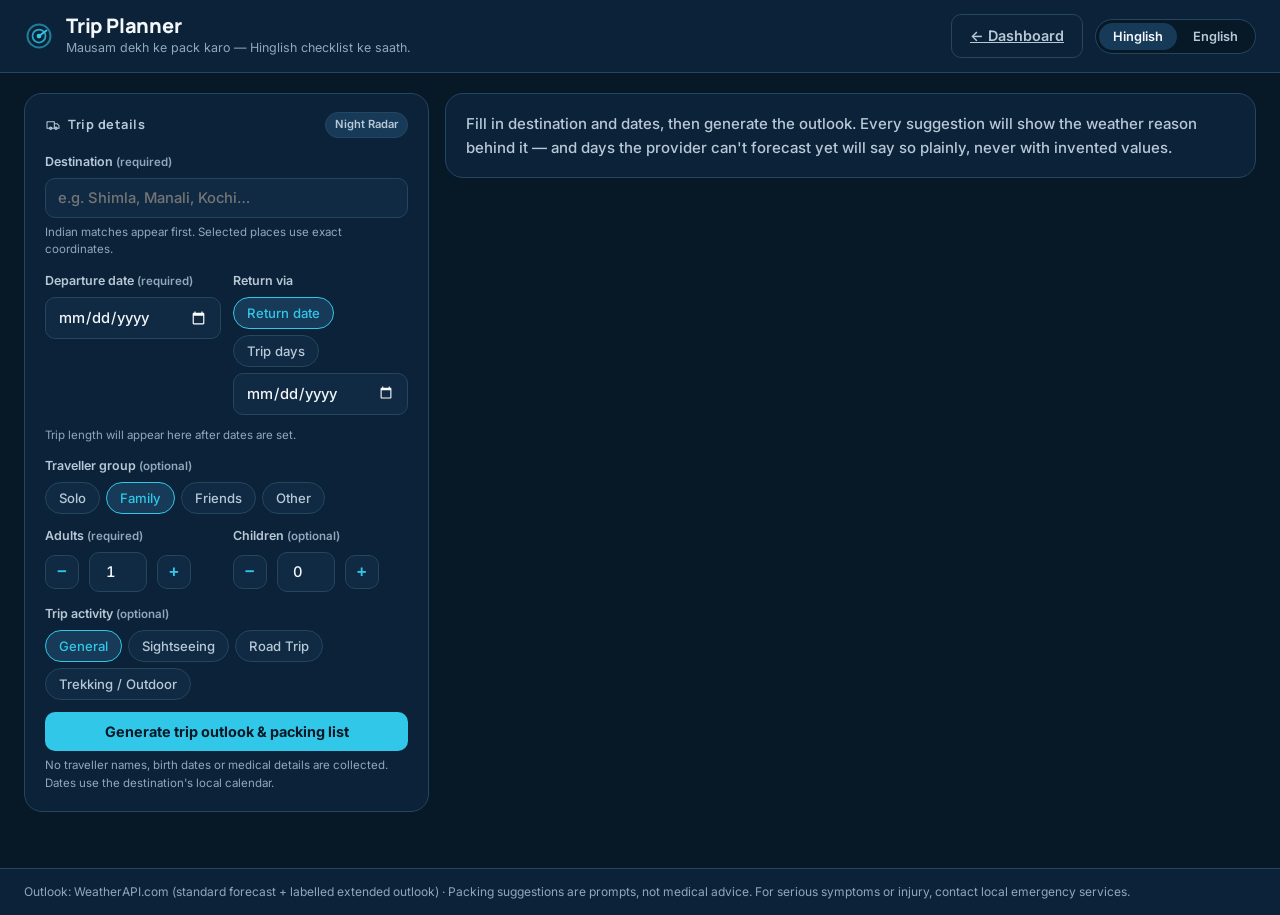
<file: trip.html>
<!DOCTYPE html>
<html lang="en">
<head>
  <meta charset="UTF-8" />
  <meta name="viewport" content="width=device-width, initial-scale=1.0" />
  <meta name="description" content="Mosam Mastana Trip Planner — day-by-day destination weather outlook, weather-based packing suggestions and a First-Aid & Travel Safety checklist." />
  <title>Mosam Mastana — Trip Planner & Packing Assistant</title>
  <link rel="preconnect" href="https://fonts.googleapis.com" />
  <link rel="preconnect" href="https://fonts.gstatic.com" crossorigin />
  <link
    href="https://fonts.googleapis.com/css2?family=Manrope:wght@500;600;700;800&family=Inter:wght@400;500;600&family=Noto+Sans+Devanagari:wght@400;600&display=swap"
    rel="stylesheet"
  />
  <link rel="stylesheet" href="styles.css" />
</head>
<body data-mode="clear">
  <header class="topbar">
    <div class="brand">
      <svg class="brand-mark" viewBox="0 0 24 24" width="30" height="30" aria-hidden="true">
        <circle cx="12" cy="12" r="9.2" fill="none" stroke="var(--cyan)" stroke-width="1.6" opacity="0.55"/>
        <circle cx="12" cy="12" r="5.2" fill="none" stroke="var(--cyan)" stroke-width="1.4" opacity="0.8"/>
        <circle cx="12" cy="12" r="1.9" fill="var(--cyan)"/>
        <path d="M12 12 18 7.6" stroke="var(--cyan)" stroke-width="1.4" stroke-linecap="round"/>
      </svg>
      <div>
        <h1 class="wordmark">Trip Planner</h1>
        <p class="tagline">Mausam dekh ke pack karo — Hinglish checklist ke saath.</p>
      </div>
    </div>
    <div class="topbar-actions">
      <a href="index.html" class="btn btn-ghost" id="back-dashboard">← Dashboard</a>
      <div class="lang-toggle" role="group" aria-label="Item name language">
        <button id="lang-hi" class="lang-btn active" type="button">Hinglish</button>
        <button id="lang-en" class="lang-btn" type="button">English</button>
      </div>
    </div>
  </header>

  <main class="trip-wrap">
    <div class="trip-layout">
      <!-- ================= Form panel ================= -->
      <section class="card" aria-label="Trip details">
        <div class="card-head">
          <span class="card-title">
            <svg viewBox="0 0 24 24" width="16" height="16" aria-hidden="true"><path d="M3 7h11v10H3zM14 10h4l3 3v4h-7m-7-3.5h.01" fill="none" stroke="currentColor" stroke-width="1.6" stroke-linejoin="round"/><circle cx="8.5" cy="17" r="1.8" fill="none" stroke="currentColor" stroke-width="1.6"/><circle cx="16.5" cy="17" r="1.8" fill="none" stroke="currentColor" stroke-width="1.6"/></svg>
            Trip details
          </span>
          <span class="badge">Night Radar</span>
        </div>

        <form id="trip-form" autocomplete="off">
          <div class="form-grid">
            <!-- Destination (reuses India-first search, FR-01) -->
            <div class="form-row full">
              <label class="form-label" for="trip-destination">Destination <span class="form-hint">(required)</span></label>
              <div class="search-wrap">
                <input id="trip-destination" class="field" type="text" placeholder="e.g. Shimla, Manali, Kochi…" maxlength="80" />
                <div id="trip-suggestions" class="suggestions hidden" role="listbox" aria-label="Destination suggestions"></div>
              </div>
              <p class="form-hint">Indian matches appear first. Selected places use exact coordinates.</p>
            </div>

            <!-- Departure date -->
            <div class="form-row">
              <label class="form-label" for="trip-start">Departure date <span class="form-hint">(required)</span></label>
              <input id="trip-start" class="field" type="date" />
            </div>

            <!-- Return date OR duration -->
            <div class="form-row">
              <span class="form-label" id="return-mode-label">Return via</span>
              <div class="seg-group" role="group" aria-labelledby="return-mode-label">
                <button type="button" id="mode-return" class="seg-option active">Return date</button>
                <button type="button" id="mode-days" class="seg-option">Trip days</button>
              </div>
              <input id="trip-return" class="field" type="date" />
              <input id="trip-days-count" class="field hidden" type="number" min="1" max="30" inputmode="numeric" placeholder="Days (1–30)" />
            </div>

            <!-- Calculated duration -->
            <div class="form-row full">
              <p class="form-hint" id="duration-line">Trip length will appear here after dates are set.</p>
            </div>

            <!-- Traveller type -->
            <div class="form-row full">
              <span class="form-label" id="group-label">Traveller group <span class="form-hint">(optional)</span></span>
              <div class="seg-group" role="group" aria-labelledby="group-label" id="group-type">
                <button type="button" class="seg-option" data-value="Solo">Solo</button>
                <button type="button" class="seg-option active" data-value="Family">Family</button>
                <button type="button" class="seg-option" data-value="Friends">Friends</button>
                <button type="button" class="seg-option" data-value="Other">Other</button>
              </div>
            </div>

            <!-- Adults / children steppers -->
            <div class="form-row">
              <label class="form-label" for="adults">Adults <span class="form-hint">(required)</span></label>
              <div class="stepper">
                <button type="button" id="adults-minus" aria-label="Decrease adults">−</button>
                <input id="adults" class="field num" type="number" min="0" max="20" value="1" inputmode="numeric" />
                <button type="button" id="adults-plus" aria-label="Increase adults">+</button>
              </div>
            </div>
            <div class="form-row">
              <label class="form-label" for="children">Children <span class="form-hint">(optional)</span></label>
              <div class="stepper">
                <button type="button" id="children-minus" aria-label="Decrease children">−</button>
                <input id="children" class="field num" type="number" min="0" max="20" value="0" inputmode="numeric" />
                <button type="button" id="children-plus" aria-label="Increase children">+</button>
              </div>
            </div>

            <!-- Child age bands (hidden when children = 0; no names/DOBs) -->
            <div class="form-row full hidden" id="age-bands-row">
              <span class="form-label" id="age-bands-label">Children's age bands <span class="form-hint">(optional — for general clothing suggestions only)</span></span>
              <div class="age-bands seg-group" role="group" aria-labelledby="age-bands-label" id="age-bands">
                <button type="button" class="seg-option" data-value="0-2">0–2</button>
                <button type="button" class="seg-option" data-value="3-5">3–5</button>
                <button type="button" class="seg-option" data-value="6-12">6–12</button>
                <button type="button" class="seg-option" data-value="13-17">13–17</button>
              </div>
            </div>

            <!-- Activity -->
            <div class="form-row full">
              <span class="form-label" id="activity-label">Trip activity <span class="form-hint">(optional)</span></span>
              <div class="seg-group" role="group" aria-labelledby="activity-label" id="activity">
                <button type="button" class="seg-option active" data-value="">General</button>
                <button type="button" class="seg-option" data-value="sightseeing">Sightseeing</button>
                <button type="button" class="seg-option" data-value="road">Road Trip</button>
                <button type="button" class="seg-option" data-value="trekking">Trekking / Outdoor</button>
              </div>
            </div>

            <div class="form-row full">
              <button type="submit" id="trip-generate" class="btn btn-primary">Generate trip outlook &amp; packing list</button>
              <p class="form-hint">No traveller names, birth dates or medical details are collected. Dates use the destination's local calendar.</p>
            </div>
          </div>
        </form>
      </section>

      <!-- ================= Results panel ================= -->
      <div class="side-col">
        <section id="trip-status" class="card status-card hidden" aria-live="polite">
          <p id="trip-status-message"></p>
        </section>

        <section id="trip-results" class="hidden">
          <!-- Overall summary (from returned forecast values only) -->
          <p id="trip-summary" class="trip-summary"></p>

          <!-- Coverage / source / updated -->
          <div class="trip-meta" id="trip-meta"></div>

          <!-- Day-by-day outlook -->
          <section class="card" aria-label="Day-by-day outlook">
            <div class="card-head">
              <span class="card-title">
                <svg viewBox="0 0 24 24" width="16" height="16" aria-hidden="true"><rect x="3.5" y="5" width="17" height="15" rx="2.5" fill="none" stroke="currentColor" stroke-width="1.6"/><path d="M3.5 9.5h17M8 3v4m8-4v4" stroke="currentColor" stroke-width="1.6" stroke-linecap="round"/></svg>
                Day-by-day outlook
              </span>
              <button type="button" id="trip-refresh" class="btn btn-ghost btn-sm">Check forecast again</button>
            </div>
            <div id="trip-days" class="trip-days"></div>
          </section>

          <!-- Packing checklist -->
          <section aria-label="Packing checklist">
            <div class="card-head" style="margin:16px 0 10px">
              <span class="card-title" style="font-size:0.95rem">Packing checklist</span>
              <span class="badge">Editable</span>
            </div>
            <div class="packing-cats">
              <div class="pack-cat" id="cat-clothing">
                <span class="pack-cat-title">
                  <svg viewBox="0 0 24 24" width="15" height="15" aria-hidden="true"><path d="M8 4 4.5 6.5 6 10l2-1v10h8V9l2 1 1.5-3.5L16 4a4 4 0 0 1-8 0Z" fill="none" stroke="currentColor" stroke-width="1.6" stroke-linejoin="round"/></svg>
                  Clothing
                </span>
                <div class="pack-items" id="items-clothing"></div>
                <div class="add-item">
                  <input class="field" type="text" placeholder="Add your own clothing item…" maxlength="60" data-cat="clothing" aria-label="Add clothing item" />
                  <button type="button" class="btn btn-ghost btn-sm add-personal">Add</button>
                </div>
              </div>

              <div class="pack-cat" id="cat-equipment">
                <span class="pack-cat-title">
                  <svg viewBox="0 0 24 24" width="15" height="15" aria-hidden="true"><path d="M14.5 3.5 20.5 9.5 9 21H3v-6L14.5 3.5Zm-3 3 6 6" fill="none" stroke="currentColor" stroke-width="1.6" stroke-linejoin="round"/></svg>
                  Tools &amp; Equipment
                </span>
                <div class="pack-items" id="items-equipment"></div>
                <div class="add-item">
                  <input class="field" type="text" placeholder="Add your own equipment…" maxlength="60" data-cat="equipment" aria-label="Add equipment item" />
                  <button type="button" class="btn btn-ghost btn-sm add-personal">Add</button>
                </div>
              </div>

              <!-- Separate First-Aid & Travel Safety category (v1.7) -->
              <div class="pack-cat firstaid" id="cat-firstaid">
                <span class="pack-cat-title">
                  <svg viewBox="0 0 24 24" width="15" height="15" aria-hidden="true"><rect x="3" y="7" width="18" height="13" rx="2.5" fill="none" stroke="currentColor" stroke-width="1.6"/><path d="M9 7V5.5A1.5 1.5 0 0 1 10.5 4h3A1.5 1.5 0 0 1 15 5.5V7M12 11v5m-2.5-2.5h5" stroke="currentColor" stroke-width="1.6" stroke-linecap="round"/></svg>
                  First-Aid &amp; Travel Safety
                </span>
                <div class="pack-items" id="items-firstaid"></div>
                <div class="add-item">
                  <input class="field" type="text" placeholder="Add your own first-aid item…" maxlength="60" data-cat="firstaid" aria-label="Add first-aid item" />
                  <button type="button" class="btn btn-ghost btn-sm add-personal">Add</button>
                </div>
                <div id="firstaid-notes"></div>
              </div>

              <!-- Health & Outdoor Protection subsection -->
              <div class="pack-cat protection" id="cat-protection">
                <span class="pack-cat-title">
                  <svg viewBox="0 0 24 24" width="15" height="15" aria-hidden="true"><circle cx="12" cy="12" r="4.2" fill="none" stroke="currentColor" stroke-width="1.6"/><path d="M12 2.5v3m0 13v3m9.5-9.5h-3m-13 0h-3m16.3-6.8-2.1 2.1M6.3 17.7l-2.1 2.1m15.6 0-2.1-2.1M6.3 6.3 4.2 4.2" stroke="currentColor" stroke-width="1.6" stroke-linecap="round"/></svg>
                  Health &amp; Outdoor Protection
                </span>
                <div class="pack-items" id="items-protection"></div>
                <div class="add-item">
                  <input class="field" type="text" placeholder="Add your own protection item…" maxlength="60" data-cat="protection" aria-label="Add protection item" />
                  <button type="button" class="btn btn-ghost btn-sm add-personal">Add</button>
                </div>
              </div>
            </div>

            <div id="safety-notes" style="margin-top:12px"></div>
          </section>
        </section>

        <!-- Empty state -->
        <section id="trip-empty" class="card">
          <p style="color:var(--mist);font-weight:500">Fill in destination and dates, then generate the outlook. Every suggestion will show the weather reason behind it — and days the provider can't forecast yet will say so plainly, never with invented values.</p>
        </section>
      </div>
    </div>
  </main>

  <footer class="footer">
    <p>Outlook: WeatherAPI.com (standard forecast + labelled extended outlook) · Packing suggestions are prompts, not medical advice. For serious symptoms or injury, contact local emergency services.</p>
  </footer>

  <noscript>
    <div class="card status-card shown" style="margin:1rem">
      <p>The Trip Planner needs JavaScript enabled to fetch live forecast data.</p>
    </div>
  </noscript>

  <script type="module" src="app-trip.js"></script>
</body>
</html>
</file>
<file: styles.css>
/* ============================================================
   MOSAM MASTANA — Night Radar design system (v1.7)
   Dark-first · radar-led · data-focused · weather-responsive
   "Midnight clarity. Live weather signals. Indian personality."
   ============================================================ */

:root {
  /* Core palette (7.3) */
  --bg: #071827;            /* Midnight Navy — page canvas */
  --surface: #0C2238;       /* Deep Ocean — cards */
  --raised: #102A43;        /* Harbour Blue — raised/selected */
  --slate2: #173A58;        /* Radar Slate — nested modules, map frame */
  --line: #24465F;          /* Ocean Line — borders */
  --text: #F3F7FB;          /* Cloud White — primary text */
  --mist: #B7C8D7;          /* Mist Text — secondary */
  --haze: #8FA8BB;          /* Haze Blue — tertiary metadata only */
  --cyan: #31C7E8;          /* Signal Cyan — primary accent */
  --blue: #3798F5;          /* Current Blue — radar/rainfall */
  --amber: #FFC857;         /* Radar Amber — attention */
  --lilac: #B9A8FF;         /* Frost Lilac — winter accent */
  --coral: #FF766B;         /* Storm Coral — severe weather */
  --brick: #3D2026;         /* Deep Brick — warning surface */
  --brick-line: #8F3D38;    /* Brick Line — warning edge */

  /* Weather-mode accents (overridden by data-mode on <body>) */
  --mode-accent: var(--cyan);
  --mode-soft: var(--raised);

  /* AQI semantic colours — fixed, never themed (7.5) */
  --aqi-good: #43D18D;
  --aqi-satisfactory: #B4D94E;
  --aqi-moderate: #FFCC4D;
  --aqi-poor: #FF9B52;
  --aqi-very-poor: #FF766B;
  --aqi-severe: #FF5B62;

  /* Radii & elevation */
  --r-lg: 18px;
  --r-md: 14px;
  --r-sm: 10px;
  --shadow-soft: 0 2px 10px rgba(0, 0, 0, 0.35);
  --shadow-lift: 0 8px 28px rgba(0, 0, 0, 0.45);

  /* Type */
  --heading: 'Manrope', 'Segoe UI', system-ui, sans-serif;
  --body: 'Inter', 'Segoe UI', system-ui, sans-serif;
  --deva: 'Noto Sans Devanagari', 'Inter', sans-serif;
}

/* Weather-responsive accent modes (7.4) — only limited accents shift */
body[data-mode='rain']  { --mode-accent: var(--blue);  --mode-soft: var(--raised); }
body[data-mode='cold']  { --mode-accent: var(--lilac); --mode-soft: #182B49; }
body[data-mode='hot']   { --mode-accent: var(--amber); --mode-soft: #332B25; }
body[data-mode='storm'] { --mode-accent: var(--coral); --mode-soft: var(--brick); }

* { box-sizing: border-box; margin: 0; padding: 0; }

html { scroll-behavior: smooth; }

body {
  font-family: var(--body);
  background: var(--bg);
  color: var(--text);
  min-height: 100vh;
  display: flex;
  flex-direction: column;
  line-height: 1.55;
  font-size: 15px;
  -webkit-font-smoothing: antialiased;
}

.num { font-variant-numeric: tabular-nums; font-feature-settings: 'tnum'; }

button:focus-visible, input:focus-visible, [tabindex]:focus-visible {
  outline: 2px solid var(--cyan);
  outline-offset: 2px;
  border-radius: 4px;
}

::selection { background: rgba(49, 199, 232, 0.3); }

/* ---------- Scrollbars (dark) ---------- */
::-webkit-scrollbar { height: 8px; width: 8px; }
::-webkit-scrollbar-thumb { background: var(--slate2); border-radius: 4px; }
::-webkit-scrollbar-track { background: transparent; }

/* ---------- Top bar ---------- */
.topbar {
  display: flex;
  flex-wrap: wrap;
  align-items: center;
  justify-content: space-between;
  gap: 16px;
  padding: 14px 24px;
  background: var(--surface);
  border-bottom: 1px solid var(--line);
}

.brand { display: flex; align-items: center; gap: 12px; }
.brand-mark { flex: 0 0 auto; }
.wordmark {
  font-family: var(--heading);
  font-weight: 800;
  font-size: 1.25rem;
  letter-spacing: -0.01em;
  line-height: 1.2;
  color: var(--text);
}
.tagline { font-size: 0.78rem; color: var(--haze); }

.topbar-actions { display: flex; flex-wrap: wrap; align-items: center; gap: 12px; }

/* Language toggle — quiet segmented control */
.lang-toggle {
  display: flex;
  gap: 2px;
  padding: 3px;
  background: var(--bg);
  border: 1px solid var(--line);
  border-radius: 999px;
}
.lang-btn {
  padding: 6px 14px;
  font-family: var(--body);
  font-size: 0.8rem;
  font-weight: 600;
  color: var(--mist);
  background: transparent;
  border: none;
  border-radius: 999px;
  cursor: pointer;
  transition: background-color 180ms ease, color 180ms ease;
}
.lang-btn.active { background: var(--slate2); color: var(--text); }
.lang-btn:hover:not(.active) { color: var(--text); }

/* ---------- Search ---------- */
.search { display: flex; gap: 8px; flex: 1 1 320px; max-width: 440px; }
.search-wrap { position: relative; flex: 1; min-width: 0; }

.search-icon {
  position: absolute;
  left: 12px;
  top: 50%;
  transform: translateY(-50%);
  color: var(--haze);
  pointer-events: none;
}

#search-input {
  width: 100%;
  padding: 10px 14px 10px 38px;
  font-family: var(--body);
  font-size: 0.92rem;
  font-weight: 500;
  color: var(--text);
  background: var(--raised);
  border: 1px solid var(--line);
  border-radius: var(--r-md);
  transition: border-color 180ms ease, box-shadow 180ms ease;
}
#search-input::placeholder { color: var(--haze); }
#search-input:focus {
  outline: none;
  border-color: var(--cyan);
  box-shadow: 0 0 0 3px rgba(49, 199, 232, 0.18);
}

.suggestions {
  position: absolute;
  top: calc(100% + 6px);
  left: 0;
  right: 0;
  z-index: 60;
  max-height: 400px;
  overflow-y: auto;
  background: var(--raised);
  border: 1px solid var(--line);
  border-radius: var(--r-md);
  box-shadow: var(--shadow-lift);
}
.suggestions .group-label {
  padding: 8px 14px 4px;
  font-size: 0.68rem;
  font-weight: 600;
  letter-spacing: 0.08em;
  text-transform: uppercase;
  color: var(--cyan);
}
.suggestions .group-label.global { color: var(--haze); }
.suggestion {
  display: flex;
  flex-direction: column;
  gap: 1px;
  width: 100%;
  padding: 9px 14px;
  text-align: left;
  font-family: var(--body);
  background: transparent;
  border: none;
  cursor: pointer;
  transition: background-color 160ms ease;
}
.suggestion:hover, .suggestion:focus-visible { background: var(--slate2); }
.suggestion .s-name { font-weight: 600; font-size: 0.92rem; color: var(--text); }
.suggestion .s-context { font-size: 0.75rem; color: var(--haze); }
.suggestions .empty { padding: 14px; font-size: 0.88rem; color: var(--mist); }

/* ---------- Buttons ---------- */
.btn {
  padding: 10px 18px;
  font-family: var(--body);
  font-weight: 600;
  font-size: 0.9rem;
  border-radius: var(--r-sm);
  border: 1px solid transparent;
  cursor: pointer;
  transition: background-color 180ms ease, border-color 180ms ease, color 180ms ease, box-shadow 180ms ease;
}
.btn:disabled { opacity: 0.55; cursor: wait; }
.btn-primary { background: var(--cyan); color: #071827; font-weight: 700; }
.btn-primary:hover:not(:disabled) { background: #4fd3ef; }
.btn-accent { background: var(--slate2); color: var(--cyan); border-color: rgba(49, 199, 232, 0.4); font-weight: 600; }
.btn-accent:hover:not(:disabled) { border-color: var(--cyan); background: var(--raised); }
.btn-ghost { background: transparent; color: var(--mist); border-color: var(--line); }
.btn-ghost:hover { border-color: var(--cyan); color: var(--cyan); }
.btn-sm { padding: 6px 12px; font-size: 0.8rem; }

/* ---------- Popular strip (understated chips) ---------- */
.popular-strip {
  display: flex;
  align-items: center;
  gap: 12px;
  padding: 10px 24px;
  border-bottom: 1px solid var(--line);
  background: var(--bg);
  overflow: hidden;
}
.strip-inner {
  display: flex;
  align-items: center;
  gap: 6px;
  flex: 1;
  overflow-x: auto;
  padding: 2px 0;
  scrollbar-width: thin;
}
.chip-zone {
  flex: 0 0 auto;
  font-size: 0.62rem;
  font-weight: 600;
  letter-spacing: 0.1em;
  text-transform: uppercase;
  color: var(--haze);
  padding: 0 6px;
}
.chip {
  flex: 0 0 auto;
  padding: 7px 13px;
  font-family: var(--body);
  font-size: 0.82rem;
  font-weight: 500;
  color: var(--mist);
  background: var(--surface);
  border: 1px solid var(--line);
  border-radius: 999px;
  cursor: pointer;
  transition: background-color 160ms ease, border-color 160ms ease, color 160ms ease;
}
.chip:hover { border-color: var(--cyan); color: var(--cyan); }
.chip.active { background: var(--slate2); border-color: var(--cyan); color: var(--cyan); }

/* ---------- Layout ---------- */
.dashboard {
  width: min(1320px, 100%);
  margin: 0 auto;
  padding: 20px 24px 48px;
  display: flex;
  flex-direction: column;
  gap: 16px;
}

.grid-8-4 { display: grid; grid-template-columns: 8fr 4fr; gap: 16px; align-items: start; }
.grid-4-5-3 { display: grid; grid-template-columns: 4fr 5fr 3fr; gap: 16px; align-items: stretch; }
.side-col { display: flex; flex-direction: column; gap: 16px; }

/* ---------- Cards ---------- */
.card {
  background: var(--surface);
  border: 1px solid var(--line);
  border-radius: var(--r-lg);
  padding: 18px 20px;
}
.card-head {
  display: flex;
  align-items: center;
  justify-content: space-between;
  gap: 12px;
  margin-bottom: 14px;
}
.card-title {
  display: inline-flex;
  align-items: center;
  gap: 7px;
  font-family: var(--heading);
  font-size: 0.8rem;
  font-weight: 700;
  letter-spacing: 0.04em;
  color: var(--mist);
}
.card-title svg { flex: 0 0 auto; }
.warning-title { color: var(--coral); }
.storm-title { color: var(--cyan); }
.rain-title { color: var(--blue); }
.cold-title { color: var(--lilac); }
.map-title { color: var(--cyan); }

.badge {
  font-size: 0.7rem;
  font-weight: 600;
  padding: 3px 9px;
  border-radius: 999px;
  background: var(--slate2);
  border: 1px solid var(--line);
  color: var(--mist);
  white-space: nowrap;
}
.badge-official { background: var(--brick); border-color: var(--brick-line); color: var(--coral); font-weight: 700; }

/* ---------- Official warning (Deep Brick panel, priority) ---------- */
.warning-card { background: var(--brick); border: 1px solid var(--brick-line); }
.warning-item {
  background: rgba(0, 0, 0, 0.18);
  border: 1px solid var(--brick-line);
  border-left: 4px solid var(--coral);
  border-radius: var(--r-sm);
  padding: 14px 16px;
}
.warning-item + .warning-item { margin-top: 10px; }
.warning-event { font-family: var(--heading); font-weight: 700; font-size: 1.05rem; color: var(--text); }
.warning-meta { font-size: 0.82rem; color: var(--mist); margin-top: 4px; }
.warning-meta strong { color: var(--text); font-weight: 600; }
.warning-instruction { font-size: 0.88rem; font-weight: 500; color: var(--text); margin-top: 8px; }

/* ---------- Status card ---------- */
.status-card { background: var(--surface); border-color: var(--line); font-weight: 500; color: var(--text); }

/* ---------- Weather hero (4 cols) ---------- */
.hero {
  background: var(--surface);
  border: 1px solid var(--line);
  border-top: 3px solid var(--mode-accent);
  border-radius: var(--r-lg);
  padding: 20px 22px;
  display: flex;
  flex-direction: column;
  transition: border-color 220ms ease;
}
.hero-top {
  display: flex;
  align-items: flex-start;
  justify-content: space-between;
  gap: 12px;
}
.hero-location {
  font-family: var(--heading);
  font-size: 1.3rem;
  font-weight: 700;
  letter-spacing: -0.01em;
  color: var(--text);
}
.hero-time { font-size: 0.8rem; color: var(--haze); margin-top: 2px; }

.hero-chip {
  font-size: 0.72rem;
  font-weight: 600;
  padding: 4px 11px;
  border-radius: 999px;
  background: var(--mode-soft);
  color: var(--mode-accent);
  border: 1px solid var(--line);
  white-space: nowrap;
  transition: background-color 220ms ease, color 220ms ease;
}

.hero-main { display: flex; align-items: center; gap: 10px; margin: 12px 0 4px; }
.hero-icon { flex: 0 0 auto; }
.hero-temp {
  font-family: var(--heading);
  font-size: clamp(3.2rem, 7vw, 4.4rem);
  font-weight: 750;
  letter-spacing: -0.02em;
  line-height: 1;
  color: var(--text);
}
.hero-unit { font-family: var(--heading); font-size: 1.4rem; font-weight: 700; align-self: flex-start; margin-top: 10px; color: var(--mist); }
.hero-condition { font-size: 1.02rem; font-weight: 500; color: var(--mist); }
.hero-feels { font-size: 0.85rem; color: var(--haze); margin-top: 2px; }
.hero-feels .num { font-weight: 600; color: var(--text); }

.metrics {
  display: grid;
  grid-template-columns: repeat(auto-fit, minmax(92px, 1fr));
  gap: 8px;
  margin-top: 16px;
}
.metric {
  background: var(--raised);
  border: 1px solid var(--line);
  border-radius: var(--r-sm);
  padding: 8px 10px;
}
.metric dt { font-size: 0.64rem; font-weight: 600; letter-spacing: 0.06em; text-transform: uppercase; color: var(--haze); }
.metric dd { font-size: 0.9rem; font-weight: 600; color: var(--text); margin-top: 2px; }
.metrics-sm { grid-template-columns: repeat(auto-fit, minmax(88px, 1fr)); margin-top: 12px; }

.source-line { font-size: 0.76rem; color: var(--haze); margin-top: 10px; }

/* ---------- Radar / map module (5 cols) ---------- */
.map-card { display: flex; flex-direction: column; padding: 18px 20px; }
.map-frame {
  position: relative;
  z-index: 0; /* contain Leaflet's internal z-indexes inside the map frame */
  flex: 1;
  min-height: 260px;
  background: var(--slate2);
  border: 1px solid var(--line);
  border-radius: var(--r-md);
  overflow: hidden;
}
#map { position: absolute; inset: 0; }
.map-note {
  display: flex;
  align-items: center;
  gap: 6px;
  font-size: 0.72rem;
  color: var(--haze);
  margin-top: 10px;
}
.map-note .dot { width: 7px; height: 7px; border-radius: 50%; background: var(--amber); flex: 0 0 auto; }
.map-unavailable {
  position: absolute;
  inset: 0;
  display: grid;
  place-items: center;
  text-align: center;
  padding: 16px;
  font-size: 0.85rem;
  color: var(--mist);
  background: var(--slate2);
}
/* Dark-friendly attribution + zoom controls */
.leaflet-container { background: var(--slate2); font-family: var(--body); }
.leaflet-control-attribution {
  background: rgba(7, 24, 39, 0.8) !important;
  color: var(--haze) !important;
  font-size: 0.62rem !important;
}
.leaflet-control-attribution a { color: var(--mist) !important; }
.leaflet-bar a {
  background: var(--raised) !important;
  color: var(--mist) !important;
  border-color: var(--line) !important;
}
.leaflet-bar a:hover { background: var(--slate2) !important; color: var(--cyan) !important; }
.location-marker-label {
  background: var(--raised);
  color: var(--text);
  border: 1px solid var(--cyan);
  border-radius: 8px;
  padding: 2px 8px;
  font-size: 0.72rem;
  font-weight: 600;
  box-shadow: none;
}
.location-marker-label::before { display: none; }

/* ---------- AQI panel (3 cols) ---------- */
.aqi-panel { display: flex; flex-direction: column; }
.aqi-value {
  font-family: var(--heading);
  font-size: 3rem;
  font-weight: 800;
  line-height: 1;
  letter-spacing: -0.02em;
  color: var(--text);
}
.aqi-row { display: flex; flex-direction: column; gap: 10px; }
.aqi-chip {
  align-self: flex-start;
  font-size: 0.82rem;
  font-weight: 700;
  padding: 5px 12px;
  border-radius: 999px;
}
.aqi-cat-wrap { min-width: 0; }
.aqi-category { font-family: var(--heading); font-weight: 700; font-size: 0.98rem; display: none; }

.aqi-scale { position: relative; padding-top: 10px; }
.aqi-segs { display: flex; gap: 3px; height: 8px; }
.seg { flex: 1; border-radius: 4px; }
.seg[data-cat='Good'] { background: var(--aqi-good); }
.seg[data-cat='Satisfactory'] { background: var(--aqi-satisfactory); }
.seg[data-cat='Moderate'] { background: var(--aqi-moderate); }
.seg[data-cat='Poor'] { background: var(--aqi-poor); }
.seg[data-cat='Very Poor'] { background: var(--aqi-very-poor); }
.seg[data-cat='Severe'] { background: var(--aqi-severe); }
.seg.dim { opacity: 0.2; }

.aqi-pointer {
  position: absolute;
  top: 0;
  width: 0;
  height: 0;
  transform: translateX(-50%);
  border-left: 6px solid transparent;
  border-right: 6px solid transparent;
  border-top: 7px solid var(--text);
  transition: left 240ms ease;
}
.aqi-labels { display: flex; gap: 3px; margin-top: 4px; }
.aqi-labels span {
  flex: 1;
  font-size: 0.56rem;
  font-weight: 500;
  color: var(--haze);
  text-align: center;
  line-height: 1.2;
}
.aqi-labels span.current { color: var(--text); font-weight: 700; }

/* ---------- Pollution alert ---------- */
.alert-card { border-left: 4px solid var(--mode-accent); transition: border-color 220ms ease; }
.alert-message {
  font-family: var(--heading);
  font-weight: 700;
  font-size: 1.08rem;
  line-height: 1.4;
  color: var(--text);
}

/* ---------- Cold commentary ---------- */
.cold-card { background: #182B49; border-color: rgba(185, 168, 255, 0.3); border-left: 4px solid var(--lilac); }
.cold-message {
  font-family: var(--heading);
  font-weight: 700;
  font-size: 1.05rem;
  line-height: 1.45;
  color: var(--text);
}
.cold-temp { font-size: 0.82rem; color: var(--mist); margin: 8px 0 12px; }
.cold-temp .num { font-weight: 600; color: var(--text); }
.cold-card .btn-ghost { background: var(--raised); }

/* ---------- Storm indicators (forecast-based) ---------- */
.storm-card { border-left: 4px solid var(--mode-accent); }
.storm-item {
  display: flex;
  align-items: baseline;
  gap: 8px;
  font-size: 0.9rem;
  font-weight: 500;
  color: var(--mist);
  padding: 8px 0;
  border-bottom: 1px solid var(--line);
}
.storm-item svg { flex: 0 0 auto; transform: translateY(2px); color: var(--cyan); }
.storm-item:last-of-type { border-bottom: none; }
.storm-note { font-size: 0.74rem; color: var(--haze); margin-top: 8px; }
.storm-unavailable { font-size: 0.88rem; font-weight: 500; color: var(--mist); }

/* ---------- Rain forecast ---------- */
.rain-message {
  font-family: var(--heading);
  font-weight: 700;
  font-size: 1.08rem;
  margin-bottom: 14px;
  color: var(--text);
}
.rain-bars {
  display: flex;
  align-items: flex-end;
  gap: 4px;
  height: 96px;
  padding: 8px 0 0;
  margin-bottom: 12px;
  overflow-x: auto;
}
.rain-bar {
  flex: 0 0 30px;
  display: flex;
  flex-direction: column;
  align-items: center;
  height: 100%;
  justify-content: flex-end;
  cursor: default;
}
.rain-bar .bar {
  width: 100%;
  background: var(--blue);
  opacity: 0.85;
  border-radius: 4px 4px 0 0;
  min-height: 3px;
  transition: opacity 160ms ease;
}
.rain-bar:hover .bar { opacity: 1; }
.rain-bar.next .bar { background: var(--cyan); opacity: 1; }
.rain-bar .pct { font-size: 0.6rem; font-weight: 600; color: var(--mist); margin-bottom: 3px; }
.rain-bar.next .pct { color: var(--cyan); font-weight: 700; }
.rain-bar .hr { font-size: 0.6rem; font-weight: 500; color: var(--haze); margin-top: 4px; white-space: nowrap; }

/* ---------- Daily outlook ---------- */
.daily-list { display: flex; gap: 10px; overflow-x: auto; padding-bottom: 4px; }
.daily-item {
  flex: 0 0 auto;
  min-width: 108px;
  background: var(--raised);
  border: 1px solid var(--line);
  border-radius: var(--r-md);
  padding: 12px 12px;
  text-align: center;
}
.daily-item .d-name { font-size: 0.72rem; font-weight: 600; color: var(--mist); }
.daily-item img { display: block; margin: 6px auto; }
.daily-item .d-cond { font-size: 0.72rem; font-weight: 500; color: var(--haze); min-height: 2.2em; }
.daily-item .d-temps { font-family: var(--heading); font-size: 0.9rem; font-weight: 700; margin-top: 4px; color: var(--text); }
.daily-item .d-rain {
  display: inline-flex;
  align-items: center;
  gap: 3px;
  font-size: 0.72rem;
  font-weight: 600;
  color: var(--blue);
  margin-top: 4px;
}

/* ---------- Modal (States & UTs) ---------- */
.modal {
  position: fixed;
  inset: 0;
  z-index: 100;
  display: grid;
  place-items: center;
  background: rgba(2, 10, 18, 0.7);
  padding: 16px;
}
.modal-box { width: min(680px, 100%); max-height: 85vh; overflow-y: auto; }

.states-grid { display: grid; grid-template-columns: repeat(auto-fill, minmax(158px, 1fr)); gap: 8px; }
.state-chip {
  padding: 10px 12px;
  font-family: var(--body);
  font-size: 0.82rem;
  font-weight: 500;
  color: var(--mist);
  background: var(--raised);
  border: 1px solid var(--line);
  border-radius: var(--r-sm);
  cursor: pointer;
  text-align: left;
  transition: border-color 160ms ease, color 160ms ease;
}
.state-chip:hover { border-color: var(--cyan); color: var(--cyan); }

.state-places-list { display: flex; flex-wrap: wrap; gap: 8px; }
.state-empty { font-size: 0.85rem; color: var(--haze); padding: 8px 0; }

/* ---------- Footer ---------- */
.footer {
  margin-top: auto;
  border-top: 1px solid var(--line);
  background: var(--surface);
  padding: 14px 24px;
  font-size: 0.75rem;
  color: var(--haze);
}

.hidden { display: none !important; }

/* ============================================================
   TRIP PLANNER (v1.7) — same Night Radar tokens/components
   ============================================================ */

.trip-wrap { width: min(1320px, 100%); margin: 0 auto; padding: 20px 24px 56px; }

.trip-layout { display: grid; grid-template-columns: 4fr 8fr; gap: 16px; align-items: start; }

/* Form */
.form-grid { display: grid; grid-template-columns: 1fr 1fr; gap: 12px; }
.form-row { display: flex; flex-direction: column; gap: 6px; }
.form-row.full { grid-column: 1 / -1; }
.form-label { font-size: 0.78rem; font-weight: 600; color: var(--mist); }
.form-hint { font-size: 0.72rem; color: var(--haze); }

.field {
  padding: 10px 12px;
  font-family: var(--body);
  font-size: 0.92rem;
  font-weight: 500;
  color: var(--text);
  background: var(--raised);
  border: 1px solid var(--line);
  border-radius: var(--r-sm);
  transition: border-color 180ms ease, box-shadow 180ms ease;
  width: 100%;
}
.field:focus { outline: none; border-color: var(--cyan); box-shadow: 0 0 0 3px rgba(49, 199, 232, 0.18); }
.field.invalid { border-color: var(--coral); }
input[type='date'].field { color-scheme: dark; }

.seg-group { display: flex; flex-wrap: wrap; gap: 6px; }
.seg-option {
  padding: 7px 13px;
  font-family: var(--body);
  font-size: 0.82rem;
  font-weight: 500;
  color: var(--mist);
  background: var(--raised);
  border: 1px solid var(--line);
  border-radius: 999px;
  cursor: pointer;
  transition: border-color 160ms ease, color 160ms ease, background-color 160ms ease;
}
.seg-option:hover { border-color: var(--cyan); color: var(--cyan); }
.seg-option.active { background: var(--slate2); border-color: var(--cyan); color: var(--cyan); }

/* Steppers */
.stepper { display: flex; align-items: center; gap: 10px; }
.stepper button {
  width: 34px; height: 34px;
  display: grid; place-items: center;
  font-size: 1.05rem; font-weight: 700;
  color: var(--cyan); background: var(--raised);
  border: 1px solid var(--line); border-radius: var(--r-sm);
  cursor: pointer; transition: border-color 160ms ease;
}
.stepper button:hover { border-color: var(--cyan); }
.stepper input { width: 58px; text-align: center; }
.stepper .val { min-width: 40px; text-align: center; font-family: var(--heading); font-weight: 700; font-size: 1rem; }

.age-bands { display: flex; flex-wrap: wrap; gap: 6px; margin-top: 4px; }

/* Day cards */
.trip-days { display: flex; flex-direction: column; gap: 10px; }
.trip-day {
  display: grid;
  grid-template-columns: 118px auto 1fr;
  gap: 14px;
  align-items: center;
  background: var(--surface);
  border: 1px solid var(--line);
  border-radius: var(--r-md);
  padding: 12px 16px;
}
.trip-day.extended { border-left: 4px solid var(--amber); }
.trip-day.unavailable { border-left: 4px solid var(--line); opacity: 0.8; }
.trip-day.active-storm { border-left: 4px solid var(--coral); }
.td-date { font-family: var(--heading); font-weight: 700; font-size: 0.95rem; }
.td-sub { font-size: 0.7rem; color: var(--haze); }
.td-label {
  font-size: 0.62rem; font-weight: 700; letter-spacing: 0.05em;
  padding: 3px 8px; border-radius: 999px; justify-self: start;
  background: var(--slate2); color: var(--cyan); border: 1px solid rgba(49, 199, 232, 0.35);
}
.td-label.ext { background: #392D13; color: var(--amber); border-color: rgba(255, 200, 87, 0.4); }
.td-label.unavail { background: var(--raised); color: var(--haze); border-color: var(--line); }
.td-temps { font-family: var(--heading); font-weight: 700; font-size: 1rem; }
.td-meta { font-size: 0.75rem; color: var(--mist); margin-top: 2px; }
.td-meta .sep { color: var(--haze); padding: 0 5px; }

/* Packing */
.packing-cats { display: grid; grid-template-columns: 1fr 1fr; gap: 16px; }
.pack-cat { background: var(--surface); border: 1px solid var(--line); border-radius: var(--r-lg); padding: 16px 18px; }
.pack-cat.firstaid { grid-column: 1 / -1; }
.pack-cat-title {
  display: inline-flex; align-items: center; gap: 7px;
  font-family: var(--heading); font-weight: 700; font-size: 0.85rem;
  color: var(--cyan); margin-bottom: 10px;
}
.pack-cat.firstaid .pack-cat-title { color: var(--coral); }
.pack-cat.protection .pack-cat-title { color: var(--amber); }

.pack-item {
  display: flex; align-items: flex-start; gap: 10px;
  padding: 8px 10px; border-radius: var(--r-sm);
  background: var(--raised); border: 1px solid var(--line);
  margin-bottom: 6px;
}
.pack-item.packed { opacity: 0.55; }
.pack-item .tick {
  flex: 0 0 auto; width: 20px; height: 20px; margin-top: 2px;
  accent-color: var(--cyan); cursor: pointer;
}
.pack-item .pi-main { flex: 1; min-width: 0; }
.pack-item .pi-name { font-weight: 600; font-size: 0.9rem; color: var(--text); }
.pack-item.packed .pi-name { text-decoration: line-through; }
.pack-item .pi-hi { font-size: 0.75rem; color: var(--haze); }
.pack-item .pi-reason { font-size: 0.72rem; color: var(--cyan); margin-top: 2px; }
.pack-item .pi-count { font-size: 0.72rem; color: var(--mist); margin-top: 2px; }
.pack-item .rm {
  flex: 0 0 auto; background: none; border: none; color: var(--haze);
  font-size: 0.9rem; cursor: pointer; padding: 2px 6px; border-radius: 6px;
}
.pack-item .rm:hover { color: var(--coral); background: var(--surface); }

.add-item { display: flex; gap: 8px; margin-top: 8px; }
.add-item .field { flex: 1; }

.safety-note {
  display: flex; gap: 8px;
  font-size: 0.78rem; color: var(--mist);
  background: var(--raised); border: 1px solid var(--line);
  border-radius: var(--r-sm); padding: 9px 12px; margin-top: 8px;
}
.safety-note svg { flex: 0 0 auto; transform: translateY(1px); color: var(--amber); }

.trip-summary {
  font-family: var(--heading);
  font-weight: 700;
  font-size: 1.05rem;
  color: var(--text);
  background: var(--raised);
  border: 1px solid var(--line);
  border-radius: var(--r-md);
  padding: 14px 16px;
  margin-bottom: 14px;
}
.trip-meta { font-size: 0.75rem; color: var(--haze); margin-bottom: 14px; display: flex; flex-wrap: wrap; gap: 6px 14px; }

/* ---------- Motion ---------- */
@media (prefers-reduced-motion: reduce) {
  *, *::before, *::after { transition: none !important; animation: none !important; }
  html { scroll-behavior: auto; }
}

/* ---------- Responsive ---------- */
@media (max-width: 1100px) {
  .grid-4-5-3 { grid-template-columns: 1fr 1fr; }
  .hero { grid-column: 1 / -1; }
  .trip-layout { grid-template-columns: 1fr; }
}

@media (max-width: 760px) {
  .dashboard { padding: 14px 14px 32px; gap: 14px; }
  .grid-8-4, .grid-4-5-3 { grid-template-columns: 1fr; }
  .topbar { padding: 12px 14px; }
  .popular-strip { padding: 8px 14px; }
  .search { max-width: none; }
  .card, .hero { padding: 16px; }
  .map-frame { min-height: 200px; }
  .trip-wrap { padding: 14px 14px 40px; }
  .form-grid { grid-template-columns: 1fr; }
  .packing-cats { grid-template-columns: 1fr; }
  .trip-day { grid-template-columns: 92px 36px 1fr; }
  .trip-day .td-temps-wrap { grid-column: 1 / -1; padding-left: 2px; }
}

@media (max-width: 420px) {
  .wordmark { font-size: 1.05rem; }
  .hero-temp { font-size: 3rem; }
  .metrics { grid-template-columns: repeat(2, 1fr); }
}
</file>
